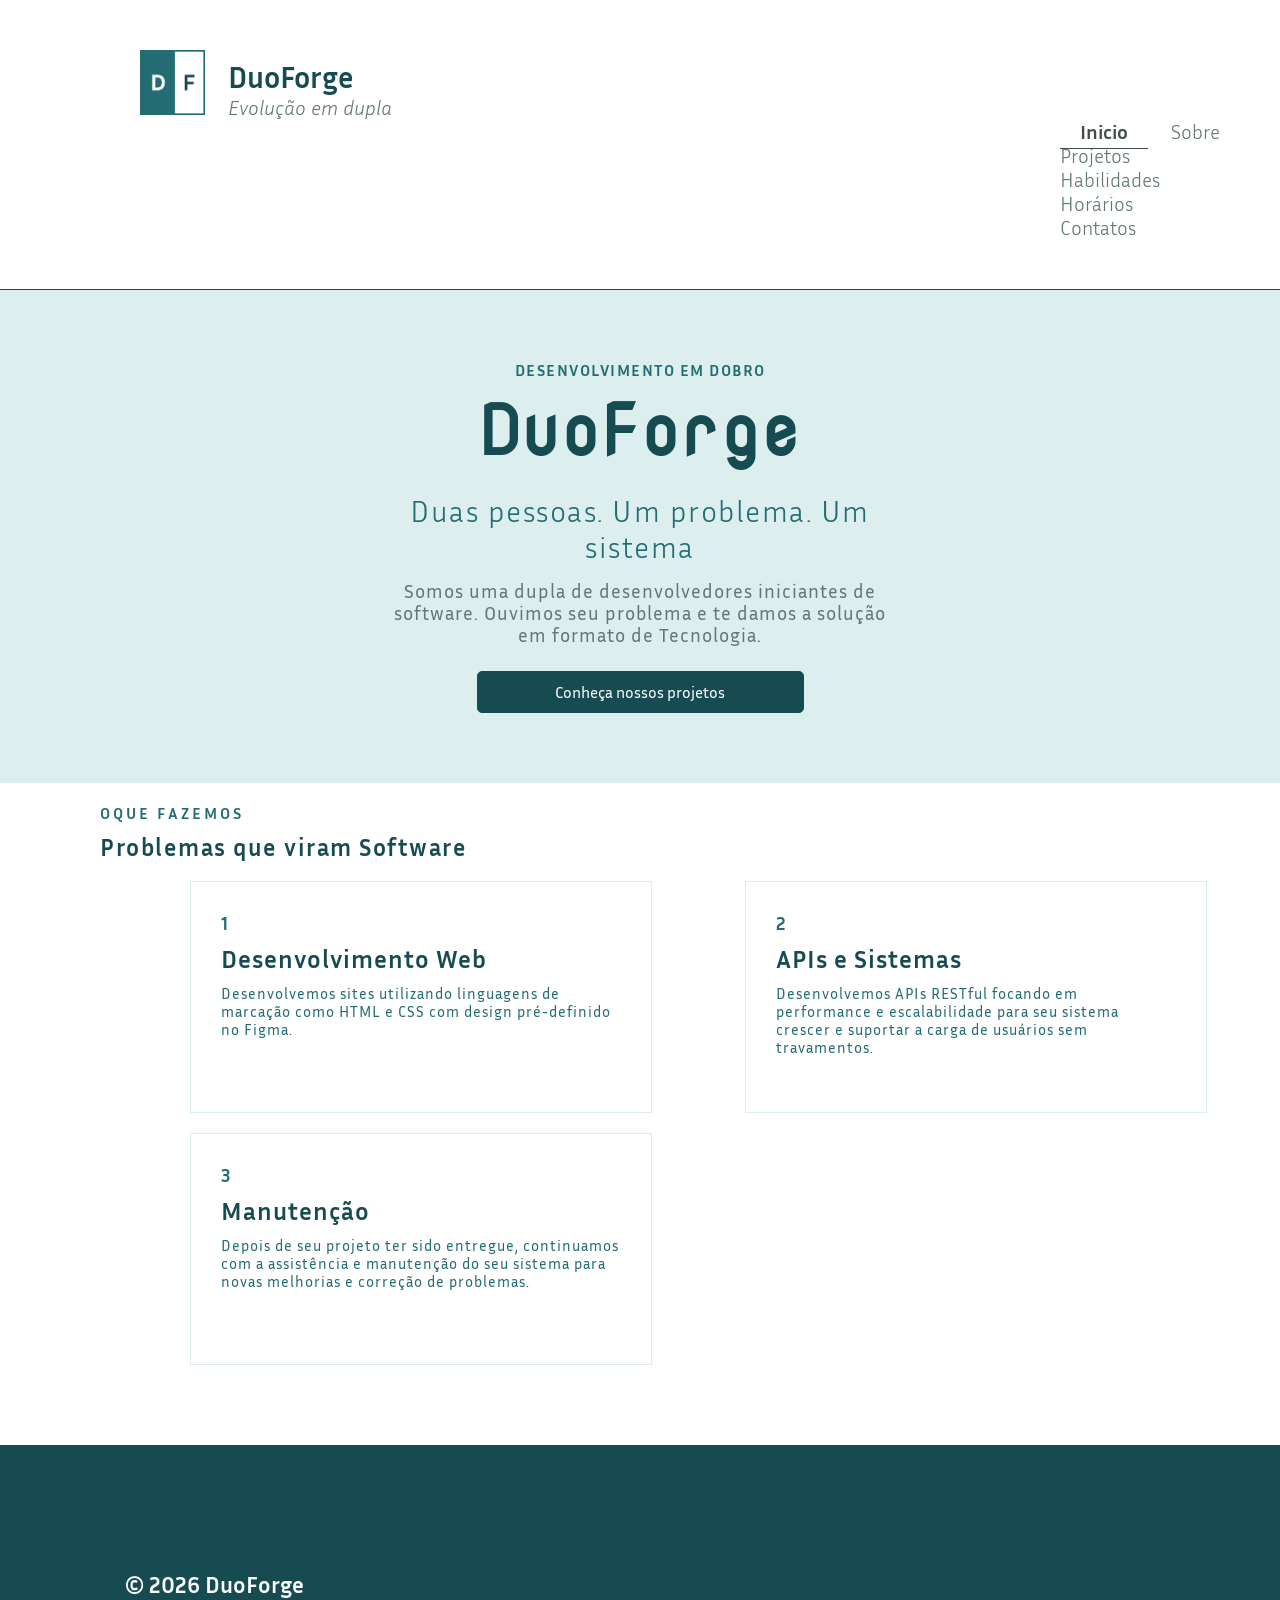
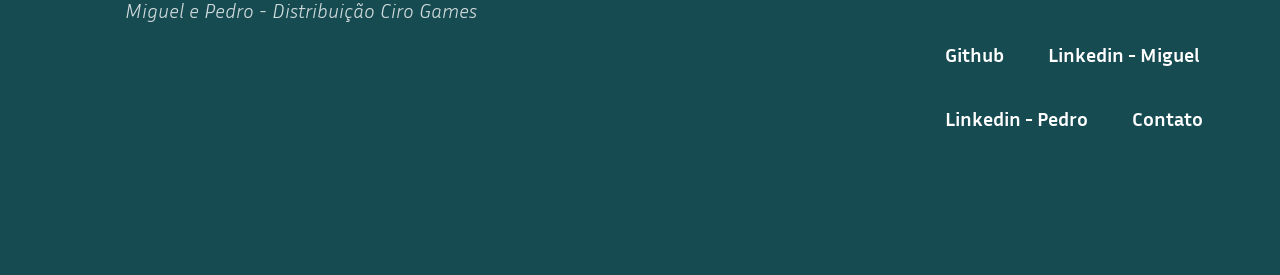
<file: index.html>
<!DOCTYPE html>
<html lang="pt-BR">
<head>
    <meta charset="UTF-8">
    <meta name="viewport" content="width=device-width, initial-scale=1.0">
    <link rel="stylesheet" href="css/index.css">
    <link rel="preconnect" href="https://fonts.googleapis.com">
    <link rel="preconnect" href="https://fonts.gstatic.com" crossorigin>
    <link rel="icon" type="image/png" href="favicon.png">
    <link rel="preconnect" href="https://fonts.googleapis.com">
    <link rel="preconnect" href="https://fonts.gstatic.com" crossorigin>
    <link href="https://fonts.googleapis.com/css2?family=Inria+Sans:ital,wght@0,300;0,400;0,700;1,300;1,400;1,700&family=Nova+Mono&family=Open+Sans:ital,wght@0,300..800;1,300..800&display=swap" rel="stylesheet">
    <link href="https://fonts.googleapis.com/css2?family=Inria+Sans:ital,wght@0,300;0,400;0,700;1,300;1,400;1,700&family=Open+Sans:ital,wght@0,300..800;1,300..800&display=swap" rel="stylesheet">
    <title>DuoForge</title>
</head>
<body>
    <header class="header">
        <img src="media/logo.jpg" alt="Logo">
        <div class="titulo">
            <h2>DuoForge</h2>
            <p>Evolução em dupla</p>
        </div>
        <nav>
            <ul>
                <li><a href="index.html" aria-current="page">Inicio</a></li>
                <li><a href="sobre.html">Sobre</a></li>
                <li><a href="projetos.html">Projetos</a></li>
                <li><a href="habilidades.html">Habilidades</a></li>
                <li><a href="horarios.html">Horários</a></li>
                <li><a href="contatos.html">Contatos</a></li>
            </ul>
        </nav>
    </header>
    <main>
        <section class="index-page">
            <p>DESENVOLVIMENTO EM DOBRO</p>
            <h1>DuoForge</h1>
            <h2>Duas pessoas. Um problema. Um sistema</h2><br>
            <h3>Somos uma dupla de desenvolvedores iniciantes de software. Ouvimos seu problema e te damos a solução em formato de Tecnologia.</h3><br>
            <a href="projetos.html">Conheça nossos projetos</a>
        </section>
        <section class="oque-fazemos">
            <p>OQUE FAZEMOS</p>
            <h2>Problemas que viram Software</h2>
            <article>
                <h3>1</h3>
                <h2>Desenvolvimento Web</h2>
                <p>Desenvolvemos sites utilizando linguagens de marcação como HTML e CSS com design pré-definido no Figma.</p>
            </article>
            <article>
                <h3>2</h3>
                <h2>APIs e Sistemas</h2>
                <p>Desenvolvemos APIs RESTful focando em performance e escalabilidade para seu sistema crescer e suportar a carga de usuários sem travamentos.</p>
            </article>
            <article>
                <h3>3</h3>
                <h2>Manutenção</h2>
                <p>Depois de seu projeto ter sido entregue, continuamos com a assistência e manutenção do seu sistema para novas melhorias e correção de problemas.</p>
            </article>
        </section>
    </main>
    <footer>
        <h3>&copy; 2026 DuoForge</h3>
        <p>Miguel e Pedro - Distribuição Ciro Games</p>
        <ul>
            <li><a href="https://github.com/Miguel-Marquess/DuoForge" target="_blank">Github</a></li>
            <li><a href="https://www.linkedin.com/in/miguel-marrques/" target="_blank">Linkedin - Miguel</a></li>
            <li><a href="#" target="_blank">Linkedin - Pedro</a></li>
            <li><a href="contato.html">Contato</a></li>
        </ul>
    </footer>
</body>
</html>
</file>
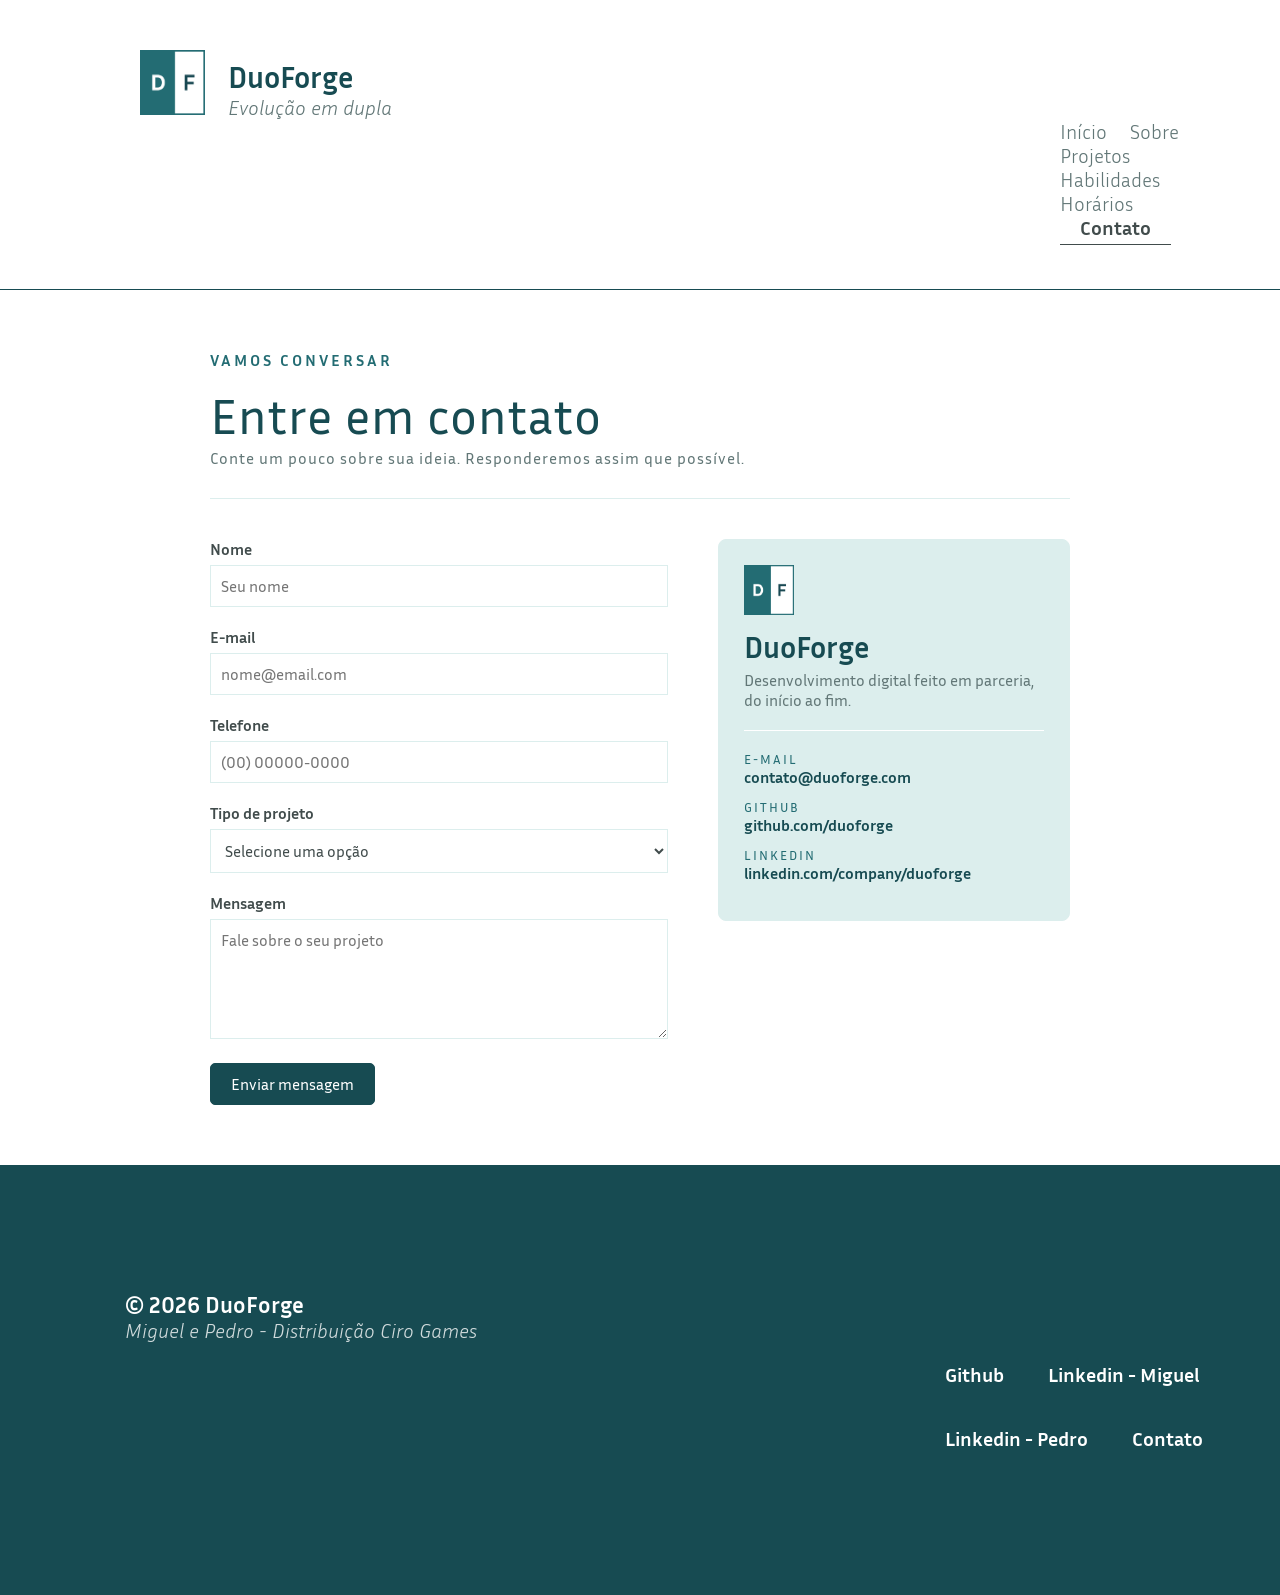
<file: contatos.html>
<!DOCTYPE html>
<html lang="pt-BR">
<head>
    <meta charset="UTF-8">
    <meta name="viewport" content="width=device-width, initial-scale=1.0">
    <link rel="stylesheet" href="css/cont.css">
    <link rel="preconnect" href="https://fonts.googleapis.com">
    <link rel="preconnect" href="https://fonts.gstatic.com" crossorigin>
    <link href="https://fonts.googleapis.com/css2?family=Inria+Sans:ital,wght@0,300;0,400;0,700;1,300;1,400;1,700&family=Open+Sans:ital,wght@0,300..800;1,300..800&display=swap" rel="stylesheet">
    <link rel="icon" type="image/png" href="favicon.png">
    <title>DuoForge - Contato</title>
</head>
<body>

    <header class="header">

        <img src="media/logo.jpg" alt="Logo da DuoForge">
        <div class="titulo">
            <h2>DuoForge</h2>
            <p>Evolução em dupla</p>

        </div>
        <nav>
            <ul>
                <li><a href="index.html">Início</a></li>
                <li><a href="sobre.html">Sobre</a></li>
                <li><a href="projetos.html">Projetos</a></li>
                <li><a href="habilidades.html">Habilidades</a></li>
                <li><a href="horarios.html">Horários</a></li>
                <li><a href="contatos.html" aria-current="page">Contato</a></li>
            </ul>
        </nav>
    </header>

    <main class="contato-page">
        <section class="topo">
            <h4>VAMOS CONVERSAR</h4>
            <h1>Entre em contato</h1>
            <p>Conte um pouco sobre sua ideia. Responderemos assim que possível.</p>
        </section>

        <div class="conteudo">

            <!-- <form> é o formulário. method="post" envia os dados.
                 action="#" quer dizer "ainda não enviamos para lugar nenhum"  -->

            <form action="#" method="post">

                <!-- <label for="x"> é o nome do campo; o "for" deve ser igual
                     ao "id" do campo, assim clicar no nome seleciona o campo -->
                
                <label for="nome">Nome</label>
                <!-- type="text" = campo de texto | placeholder = dica cinza
                     required = obriga a preencher -->
                <input type="text" id="nome" name="nome" placeholder="Seu nome" required>

                <label for="email">E-mail</label>
                <!-- type="email" confere se tem o @ -->
                <input type="email" id="email" name="email" placeholder="nome@email.com" required>

                <label for="telefone">Telefone</label>
                <!-- type="tel" é para números de telefone -->
                <input type="tel" id="telefone" name="telefone" placeholder="(00) 00000-0000">

                <label for="tipo">Tipo de projeto</label>
                <!-- <select> cria uma lista de opções menu que abre.
                     Cada <option> é uma opção da lista -->
                <select id="tipo" name="tipo">
                    <option value="">Selecione uma opção</option>
                    <option value="site">Site</option>
                    <option value="api">API / Sistema</option>
                    <option value="manutencao">Manutenção</option>
                    <option value="outro">Outro</option>
                </select>

                <label for="mensagem">Mensagem</label>
                <!-- <textarea> é um campo de texto grande, com várias linhas -->
                <textarea id="mensagem" name="mensagem" placeholder="Fale sobre o seu projeto"></textarea>

                <!-- type="submit" = botão que envia o formulário -->
                <button type="submit">Enviar mensagem</button>
            </form>

            <!-- <aside> é uma caixa de informação ao lado do conteúdo principal -->
            <aside class="cartao">
                <img src="media/logo.jpg" alt="Logo da DuoForge">
                <h2>DuoForge</h2>
                <p>Desenvolvimento digital feito em parceria, do início ao fim.</p>

                <!-- <small> = texto pequeno (o nome do tipo de contato) -->
                <small>E-mail</small>
                <!-- mailto: abre o programa de e-mail do usuário -->
                <a href="mailto:contato@duoforge.com">contato@duoforge.com</a>

                <small>Github</small>
                <a href="https://github.com/Miguel-Marquess/DuoForge" target="_blank">github.com/duoforge</a>

                <small>Linkedin</small>
                <a href="https://www.linkedin.com/in/miguel-marrques/" target="_blank">linkedin.com/company/duoforge</a>
            </aside>
        </div>
    </main>

    <footer>
        <h3>&copy; 2026 DuoForge</h3>
        <p>Miguel e Pedro - Distribuição Ciro Games</p>
        <ul>
            <!-- target="_blank" abre o link em uma nova aba -->
            <li><a href="https://github.com/Miguel-Marquess/DuoForge" target="_blank">Github</a></li>
            <li><a href="https://www.linkedin.com/in/miguel-marrques/" target="_blank">Linkedin - Miguel</a></li>
            <li><a href="https://www.linkedin.com/in/pedro-victor-bezerra-de-sousa-53a8253a7/" target="_blank">Linkedin - Pedro</a></li>
            <li><a href="contatos.html">Contato</a></li>
        </ul>
    </footer>
</body>
</html>
</file>
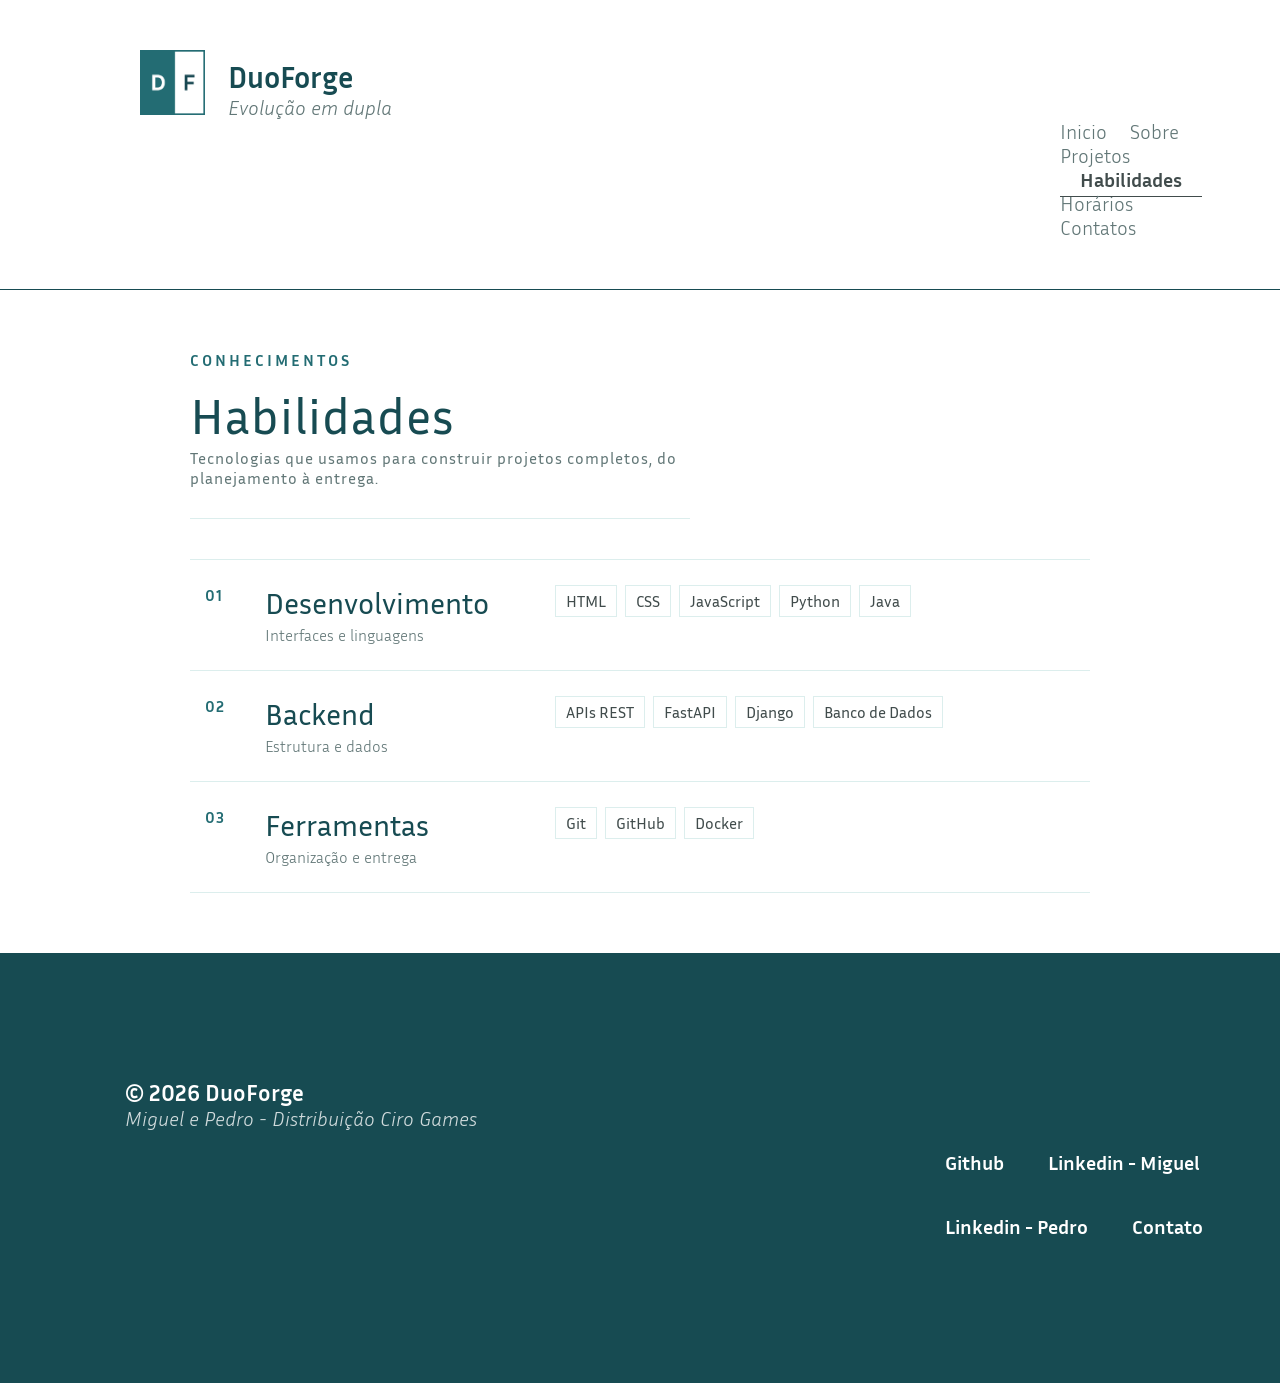
<file: habilidades.html>
<!DOCTYPE html>
<html lang="pt-BR">
<head>
    <meta charset="UTF-8">
    <meta name="viewport" content="width=device-width, initial-scale=1.0">
    <link rel="stylesheet" href="css/hab.css">
    <link rel="preconnect" href="https://fonts.googleapis.com">
    <link rel="preconnect" href="https://fonts.gstatic.com" crossorigin>
    <link rel="icon" type="image/png" href="favicon.png">
    <link href="https://fonts.googleapis.com/css2?family=Inria+Sans:ital,wght@0,300;0,400;0,700;1,300;1,400;1,700&family=Nova+Mono&family=Open+Sans:ital,wght@0,300..800;1,300..800&display=swap" rel="stylesheet">
    <link href="https://fonts.googleapis.com/css2?family=Inria+Sans:ital,wght@0,300;0,400;0,700;1,300;1,400;1,700&family=Open+Sans:ital,wght@0,300..800;1,300..800&display=swap" rel="stylesheet">

    <title>DuoForge</title>
</head>
<body>
    <header class="header">
        <!-- Logo do site -->
        <img src="media/logo.jpg" alt="Logo">
        <!-- Nome e slogan -->
        <div class="titulo">
            <h2>DuoForge</h2>
            <p>Evolução em dupla</p>
        </div>
        <nav>
            <ul>
                <li><a href="index.html">Inicio</a></li>
                <li><a href="sobre.html">Sobre</a></li>
                <li><a href="projetos.html">Projetos</a></li>
                <li><a href="habilidades.html" aria-current="page">Habilidades</a></li>
                <li><a href="horarios.html">Horários</a></li>
                <li><a href="contatos.html">Contatos</a></li>
            </ul>
        </nav>
    </header>



    <main class="habilidades-page">
        <!-- Título da página -->
        <section class="topo">
            <h4>CONHECIMENTOS</h4>
            <h1>Habilidades</h1>
            <p>Tecnologias que usamos para construir projetos completos, do planejamento à entrega.</p>
        </section>

        <!-- Cada <section class="categoria"> é uma linha da lista:
             número | título | tecnologias.
             O <span> marca só o número, para o CSS poder estilizar ele -->
        <section class="categoria">
            <span class="numero">01</span>
            <div class="categoria-titulo">
                <h2>Desenvolvimento</h2>
                <p>Interfaces e linguagens</p>
            </div>

            <ul class="tags">
                <li>HTML</li>
                <li>CSS</li>
                <li>JavaScript</li>
                <li>Python</li>
                <li>Java</li>
            </ul>
        </section>

        <section class="categoria">
            <span class="numero">02</span>
            <div class="categoria-titulo">
                <h2>Backend</h2>
                <p>Estrutura e dados</p>
            </div>
            <ul class="tags">
                <li>APIs REST</li>
                <li>FastAPI</li>
                <li>Django</li>
                <li>Banco de Dados</li>
            </ul>
        </section>

        <section class="categoria">
            <span class="numero">03</span>
            <div class="categoria-titulo">
                <h2>Ferramentas</h2>
                <p>Organização e entrega</p>
            </div>
            <ul class="tags">
                <li>Git</li>
                <li>GitHub</li>
                <li>Docker</li>
            </ul>
        </section>
    </main>


    <footer>
        <h3>&copy; 2026 DuoForge</h3>
        <p>Miguel e Pedro - Distribuição Ciro Games</p>
        <ul>

            <li><a href="https://github.com/Miguel-Marquess/DuoForge" target="_blank">Github</a></li>
            <li><a href="https://www.linkedin.com/in/miguel-marrques/" target="_blank">Linkedin - Miguel</a></li>
            <li><a href="https://www.linkedin.com/in/pedro-victor-bezerra-de-sousa-53a8253a7/" target="_blank">Linkedin - Pedro</a></li>
            <li><a href="contatos.html">Contato</a></li>
        </ul>
    </footer>
</body>
</html>
</file>
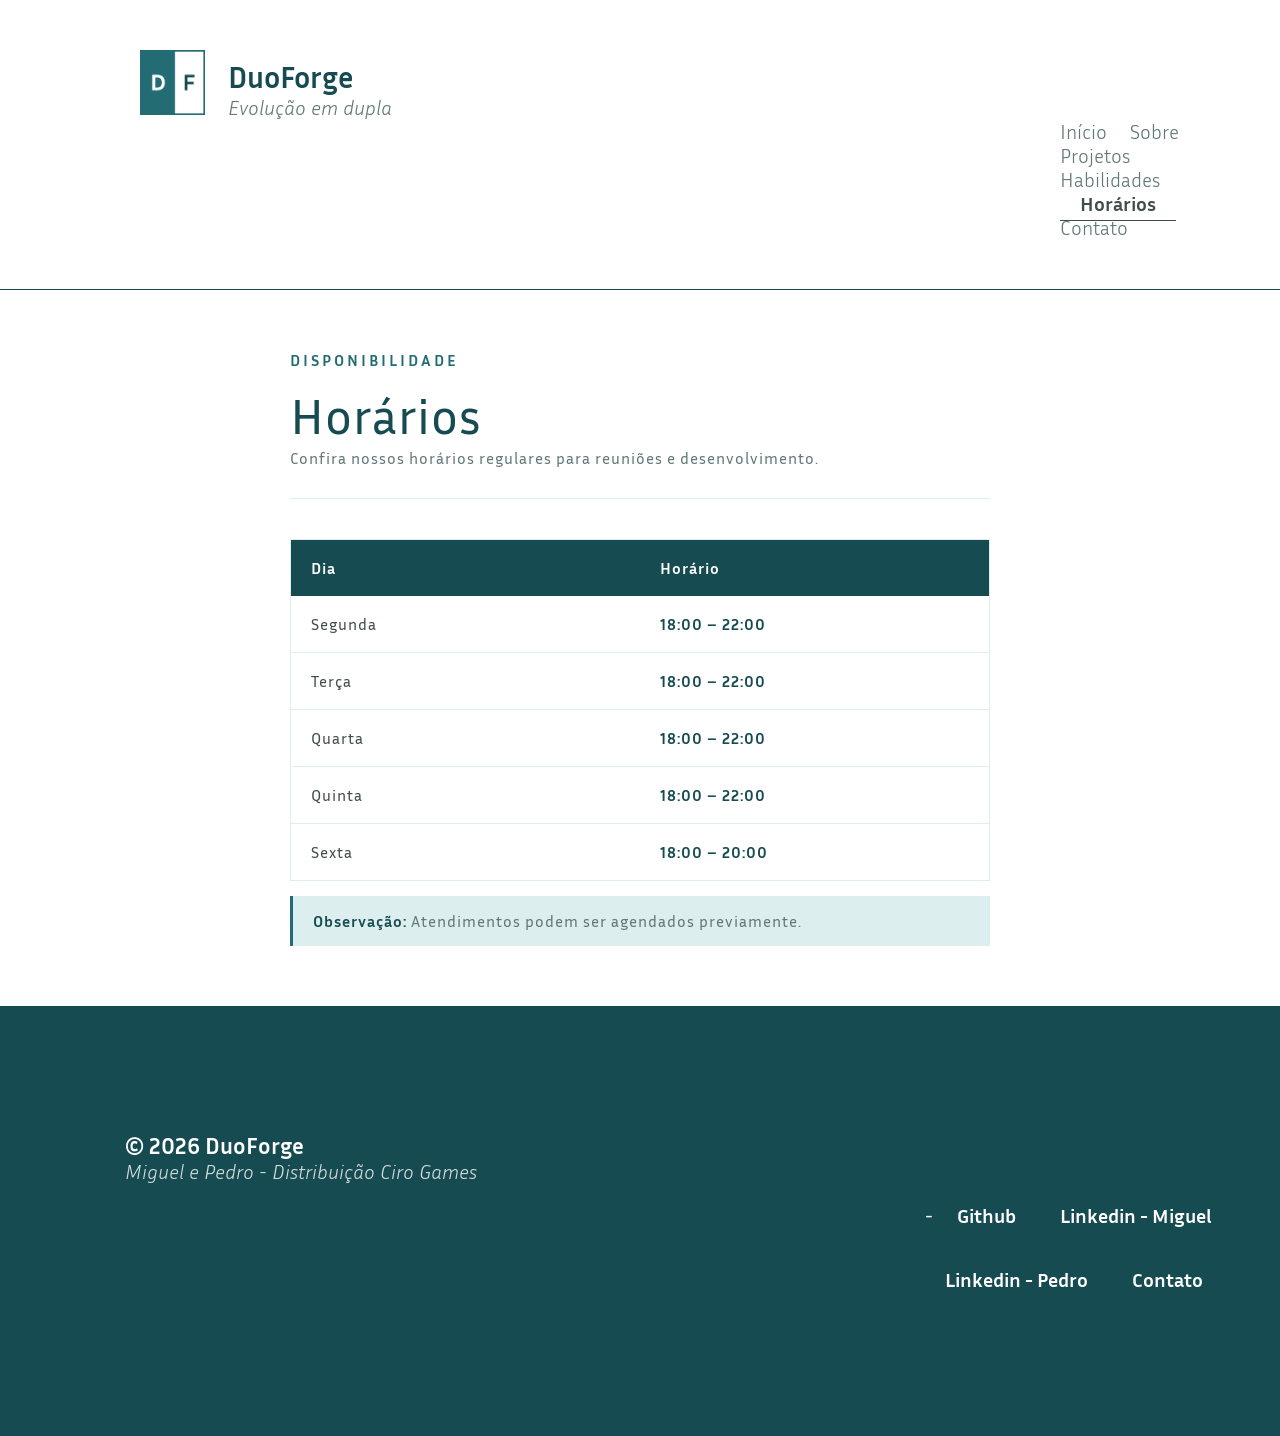
<file: horarios.html>
<!DOCTYPE html>
<html lang="pt-BR">
<head>
    <meta charset="UTF-8">
    <meta name="viewport" content="width=device-width, initial-scale=1.0">
    <link rel="stylesheet" href="css/hora.css">
    <link rel="preconnect" href="https://fonts.googleapis.com">
    <link rel="preconnect" href="https://fonts.gstatic.com" crossorigin>
    <link href="https://fonts.googleapis.com/css2?family=Inria+Sans:ital,wght@0,300;0,400;0,700;1,300;1,400;1,700&family=Open+Sans:ital,wght@0,300..800;1,300..800&display=swap" rel="stylesheet">
    <link rel="icon" type="image/png" href="favicon.png">
    <title>DuoForge - Horários</title>
</head>
<body>

    <header class="header">
        <img src="media/logo.jpg" alt="Logo da DuoForge">
        <div class="titulo">
            <h2>DuoForge</h2>
            <p>Evolução em dupla</p>
        </div>

        <nav>
            <ul>
                <li><a href="index.html">Início</a></li>
                <li><a href="sobre.html">Sobre</a></li>
                <li><a href="projetos.html">Projetos</a></li>
                <li><a href="habilidades.html">Habilidades</a></li>
                <li><a href="horarios.html" aria-current="page">Horários</a></li>
                <li><a href="contatos.html">Contato</a></li>
            </ul>
        </nav>
    </header>

    <main class="horarios-page">
        <section class="topo">
            <h4>DISPONIBILIDADE</h4>
            <h1>Horários</h1>
            <p>Confira nossos horários regulares para reuniões e desenvolvimento.</p>
        </section>

        <!-- <table> cria a tabela.
             <thead> = cabeçalho | <tbody> = corpo
             <tr> = linha | <th> = célula de título | <td> = célula normal -->
        <table>
            <thead>
                <tr>
                    <th>Dia</th>
                    <th>Horário</th>
                </tr>
            </thead>
            <tbody>
                <tr>
                    <td>Segunda</td>
                    <td>18:00 – 22:00</td>
                </tr>
                <tr>
                    <td>Terça</td>
                    <td>18:00 – 22:00</td>
                </tr>
                <tr>
                    <td>Quarta</td>
                    <td>18:00 – 22:00</td>
                </tr>
                <tr>
                    <td>Quinta</td>
                    <td>18:00 – 22:00</td>
                </tr>
                <tr>
                    <td>Sexta</td>
                    <td>18:00 – 20:00</td>
                </tr>
            </tbody>
        </table>

        <p class="observacao"><strong>Observação:</strong> Atendimentos podem ser agendados previamente.</p>
    </main>

    <footer>
        <h3>&copy; 2026 DuoForge</h3>
        <p>Miguel e Pedro - Distribuição Ciro Games</p>
        <ul>-
            <li><a href="https://github.com/Miguel-Marquess/DuoForge" target="_blank">Github</a></li>
            <li><a href="https://www.linkedin.com/in/miguel-marrques/" target="_blank">Linkedin - Miguel</a></li>
            <li><a href="https://www.linkedin.com/in/pedro-victor-bezerra-de-sousa-53a8253a7/" target="_blank">Linkedin - Pedro</a></li>
            <li><a href="contatos.html">Contato</a></li>
        </ul>
    </footer>
</body>
</html>
</file>
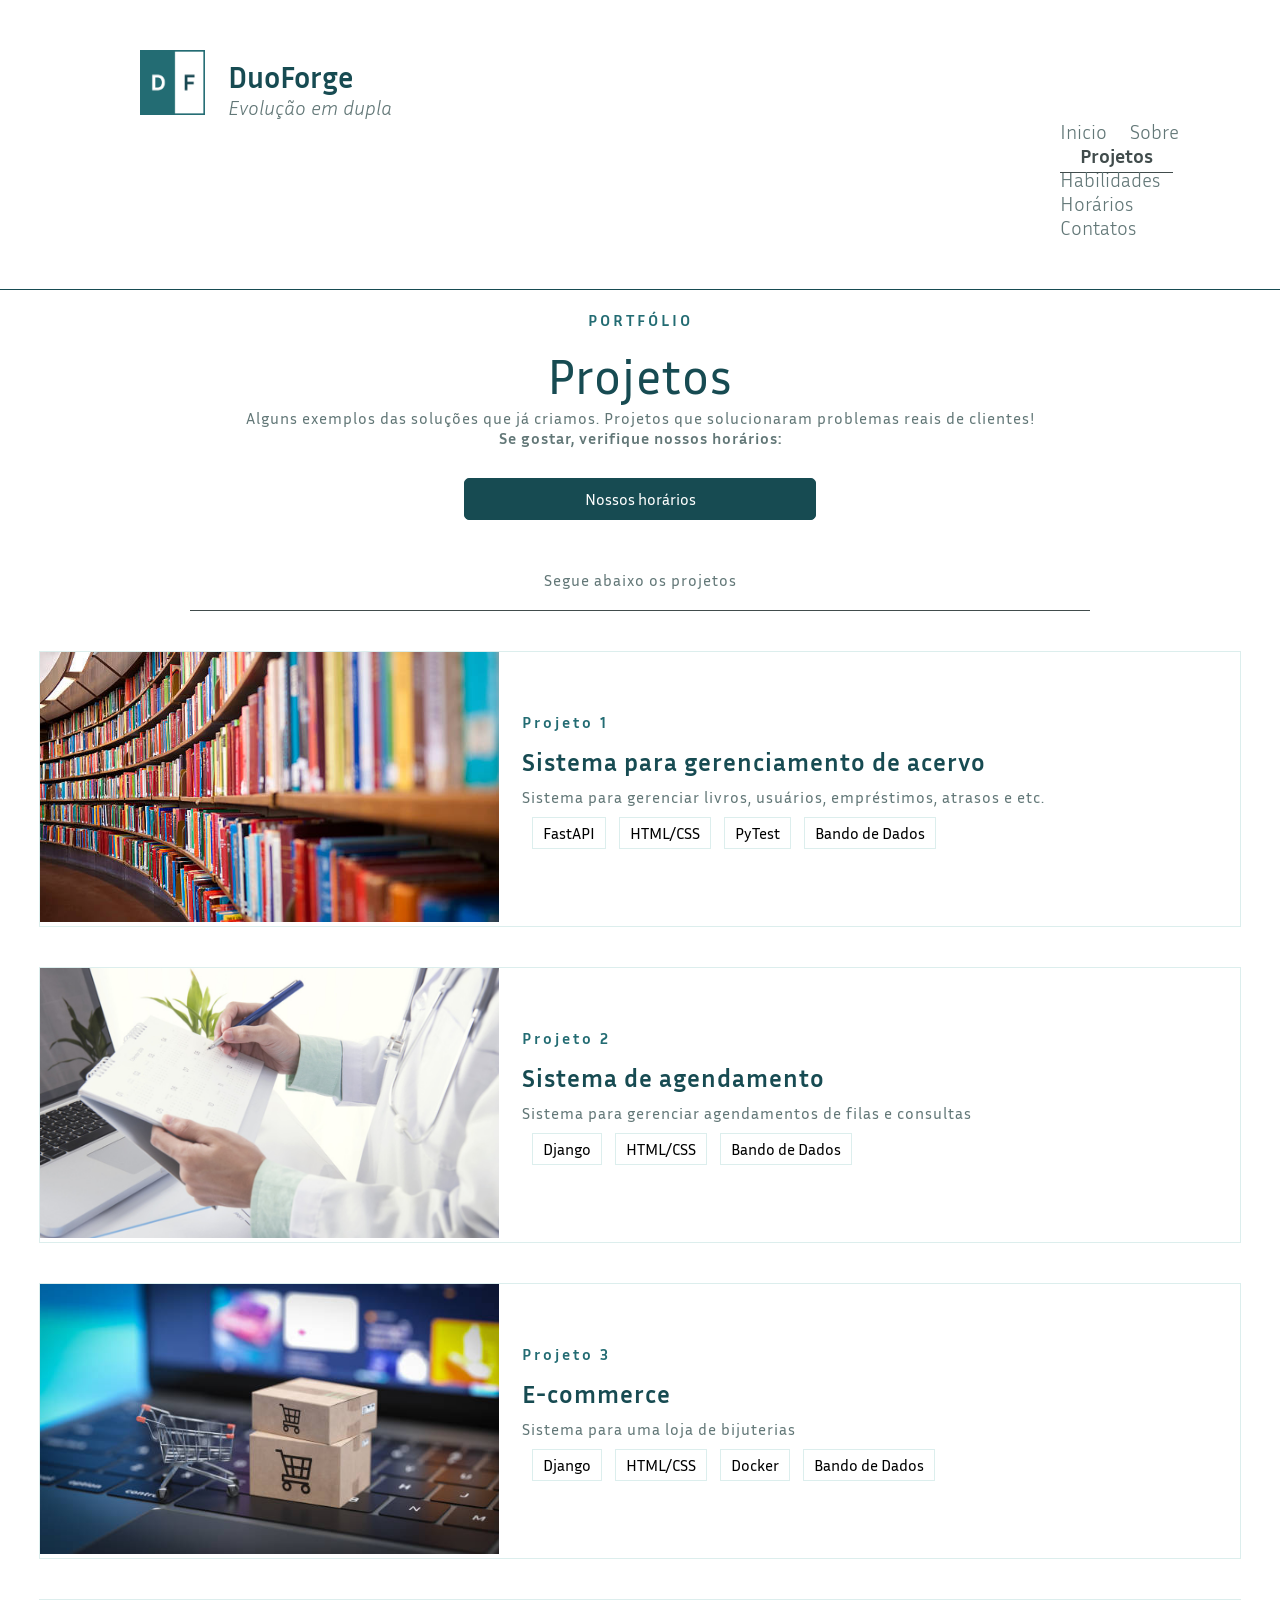
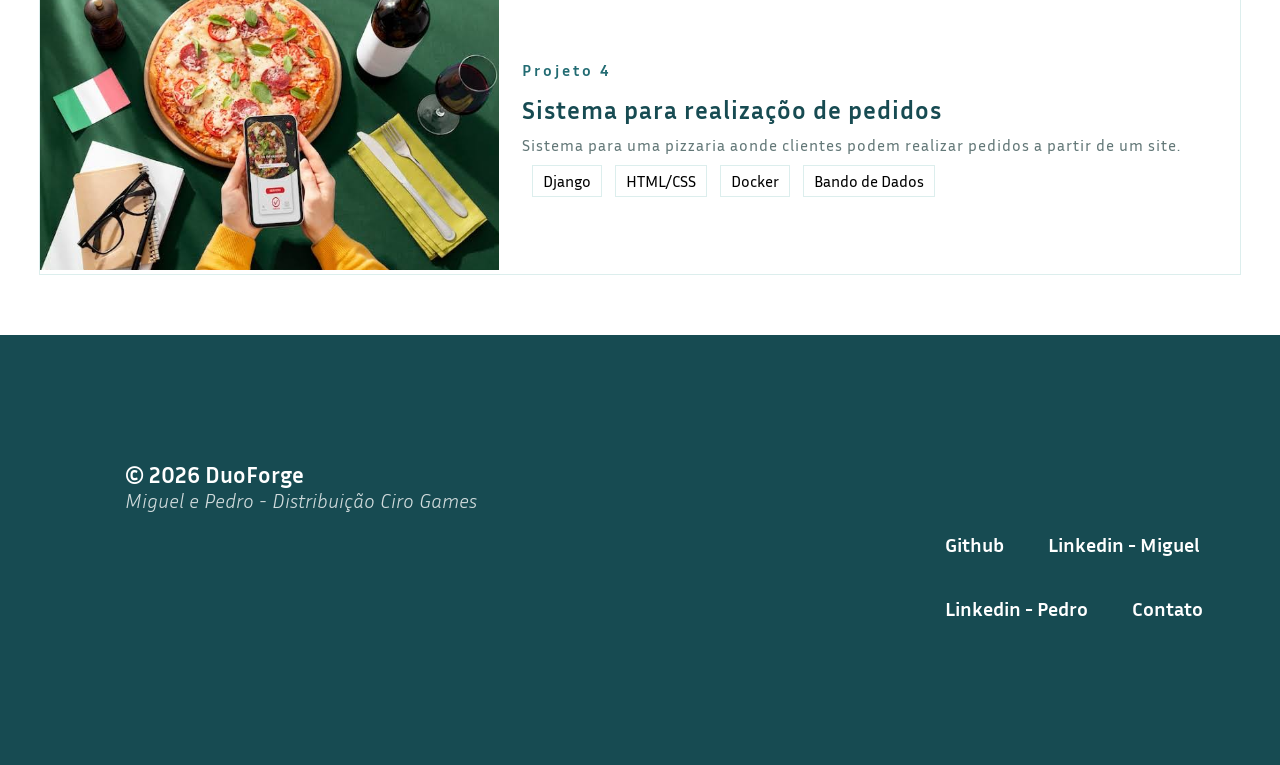
<file: projetos.html>
<!DOCTYPE html>
<html lang="pt-BR">
<head>
    <meta charset="UTF-8">
    <meta name="viewport" content="width=device-width, initial-scale=1.0">
    <link rel="stylesheet" href="css/projects.css">
    <link rel="preconnect" href="https://fonts.googleapis.com">
    <link rel="preconnect" href="https://fonts.gstatic.com" crossorigin>
    <link rel="icon" type="image/png" href="favicon.png">
    <link rel="preconnect" href="https://fonts.googleapis.com">
    <link rel="preconnect" href="https://fonts.gstatic.com" crossorigin>
    <link href="https://fonts.googleapis.com/css2?family=Inria+Sans:ital,wght@0,300;0,400;0,700;1,300;1,400;1,700&family=Nova+Mono&family=Open+Sans:ital,wght@0,300..800;1,300..800&display=swap" rel="stylesheet">
    <link href="https://fonts.googleapis.com/css2?family=Inria+Sans:ital,wght@0,300;0,400;0,700;1,300;1,400;1,700&family=Open+Sans:ital,wght@0,300..800;1,300..800&display=swap" rel="stylesheet">
    <title>DuoForge</title>
</head>
<body>
    <header class="header">
        <img src="media/logo.jpg" alt="Logo">
        <div class="titulo">
            <h2>DuoForge</h2>
            <p>Evolução em dupla</p>
        </div>
        <nav>
            <ul>
                <li><a href="index.html" >Inicio</a></li>
                <li><a href="sobre.html">Sobre</a></li>
                <li><a href="projetos.html" aria-current="page">Projetos</a></li>
                <li><a href="habilidades.html">Habilidades</a></li>
                <li><a href="horarios.html">Horários</a></li>
                <li><a href="contatos.html">Contatos</a></li>
            </ul>
        </nav>
    </header>
    <main>
        <section>
            <section id="topo">
                <h4>PORTFÓLIO</h4>
                <h1>Projetos</h1>
                <p>Alguns exemplos das soluções que já criamos. Projetos que solucionaram problemas reais de clientes!<br><strong>Se gostar, verifique nossos horários:</strong></p><br>
                <a href="horarios.html">Nossos horários</a><br>
                <p id="borda">Segue abaixo os projetos</p>
            </section>
            <article>
                <figure><img src="media/projects/acervo.jpg" alt="Imagem cartoon do desenvolvedor Miguel Marques"></figure>
                <div>
                    <h4>Projeto 1</h4>
                    <h2>Sistema para gerenciamento de acervo</h2>
                    <p>Sistema para gerenciar livros, usuários, empréstimos, atrasos e etc.</p>
                    <ul>
                        <li>FastAPI</li>
                        <li>HTML/CSS</li>
                        <li>PyTest</li>
                        <li>Bando de Dados</li>
                    </ul>
                </div>
            </article>
            <article>
                <figure><img src="media/projects/agenda.jpg" alt="Imagem cartoon do desenvolvedor Miguel Marques"></figure>
                <div>
                    <h4>Projeto 2</h4>
                    <h2>Sistema de agendamento</h2>
                    <p>Sistema para gerenciar agendamentos de filas e consultas</p>
                    <ul>
                        <li>Django</li>
                        <li>HTML/CSS</li>
                        <li>Bando de Dados</li>
                    </ul>
                </div>
            </article>
            <article>
                <figure><img src="media/projects/ecommerce.jpg" alt="Imagem cartoon do desenvolvedor Miguel Marques"></figure>
                <div>
                    <h4>Projeto 3</h4>
                    <h2>E-commerce</h2>
                    <p>Sistema para uma loja de bijuterias</p>
                    <ul>
                        <li>Django</li>
                        <li>HTML/CSS</li>
                        <li>Docker</li>
                        <li>Bando de Dados</li>
                    </ul>
                </div>
            </article>
            <article>
                <figure><img src="media/projects/pedidos.jpeg" alt="Imagem cartoon do desenvolvedor Miguel Marques"></figure>
                <div>
                    <h4>Projeto 4</h4>
                    <h2>Sistema para realizaçõo de pedidos</h2>
                    <p>Sistema para uma pizzaria aonde clientes podem realizar pedidos a partir de um site.</p>
                    <ul>
                        <li>Django</li>
                        <li>HTML/CSS</li>
                        <li>Docker</li>
                        <li>Bando de Dados</li>
                    </ul>
                </div>
            </article>
        </section>
    </main>
    <footer>
        <h3>&copy; 2026 DuoForge</h3>
        <p>Miguel e Pedro - Distribuição Ciro Games</p>
        <ul>
            <li><a href="https://github.com/Miguel-Marquess/DuoForge" target="_blank">Github</a></li>
            <li><a href="https://www.linkedin.com/in/miguel-marrques/" target="_blank">Linkedin - Miguel</a></li>
            <li><a href="#" target="_blank">Linkedin - Pedro</a></li>
            <li><a href="contato.html">Contato</a></li>
        </ul>
    </footer>
</body>
</html>
</file>
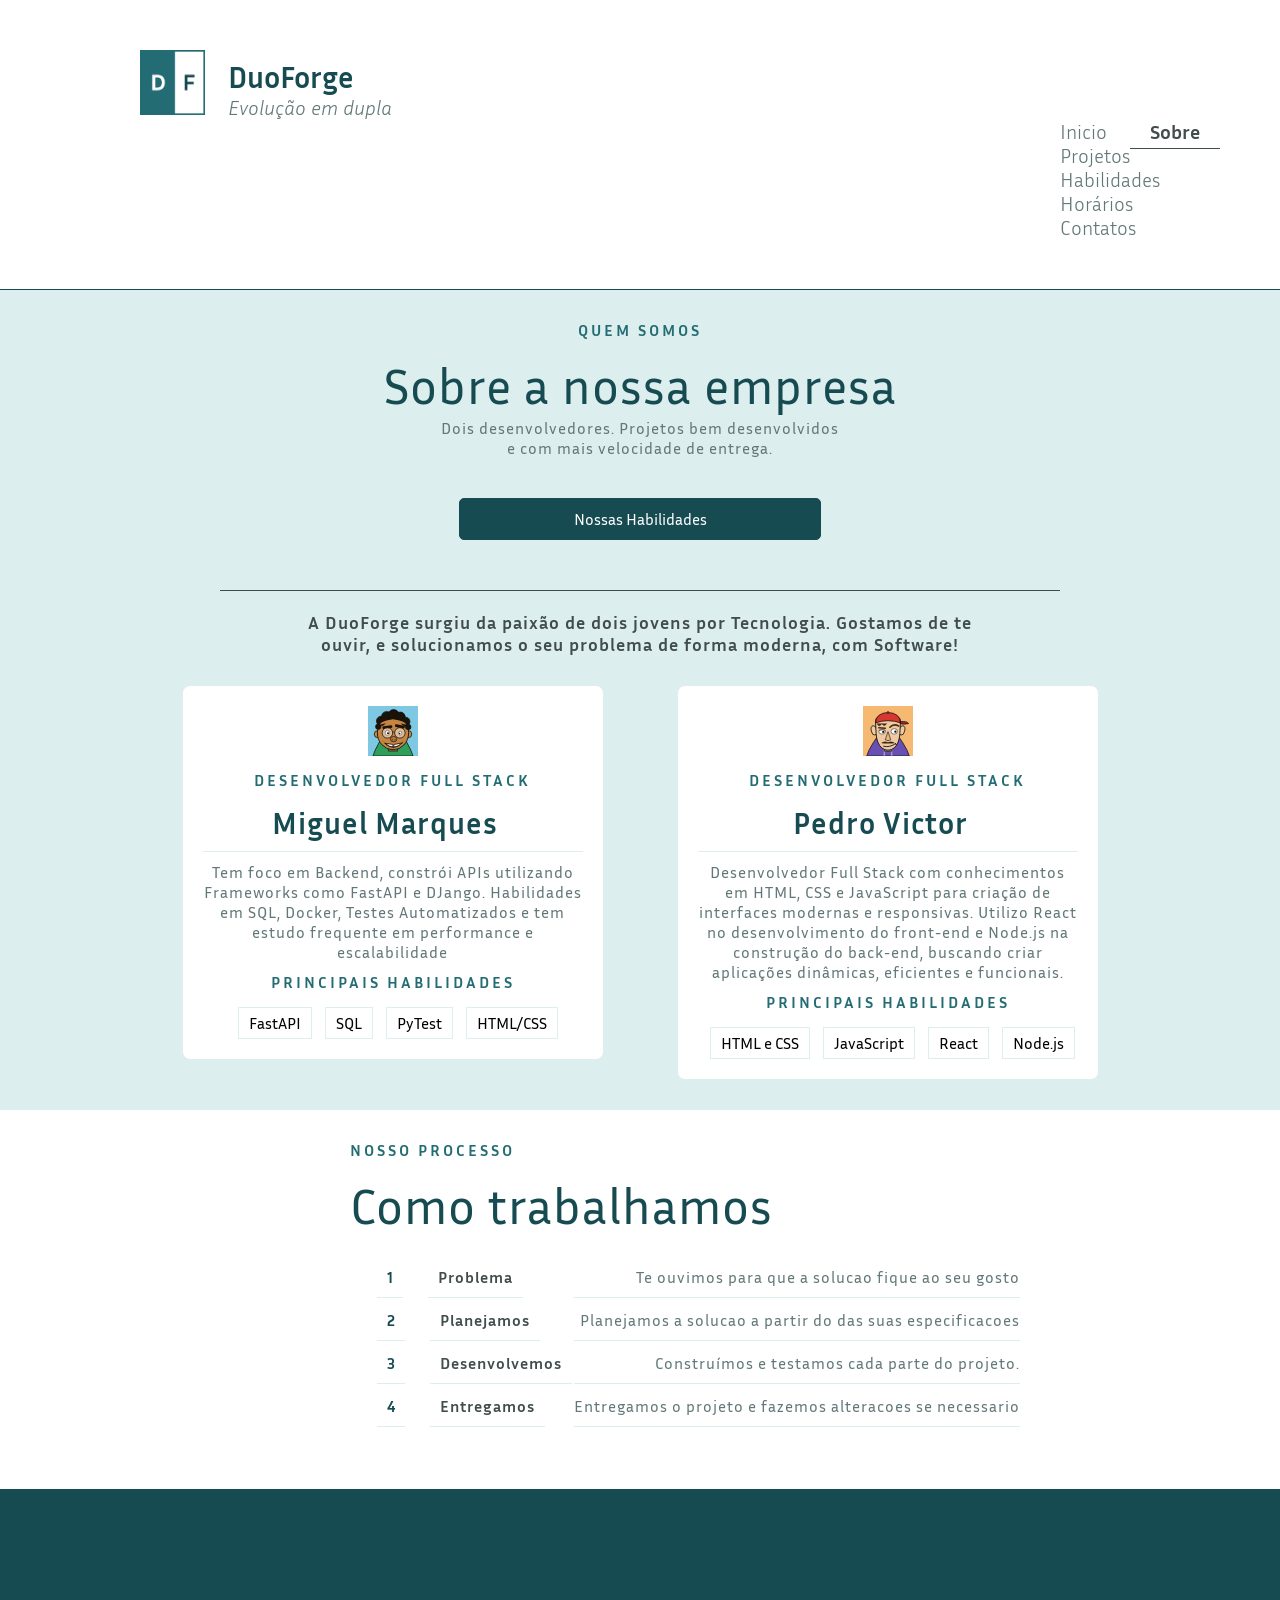
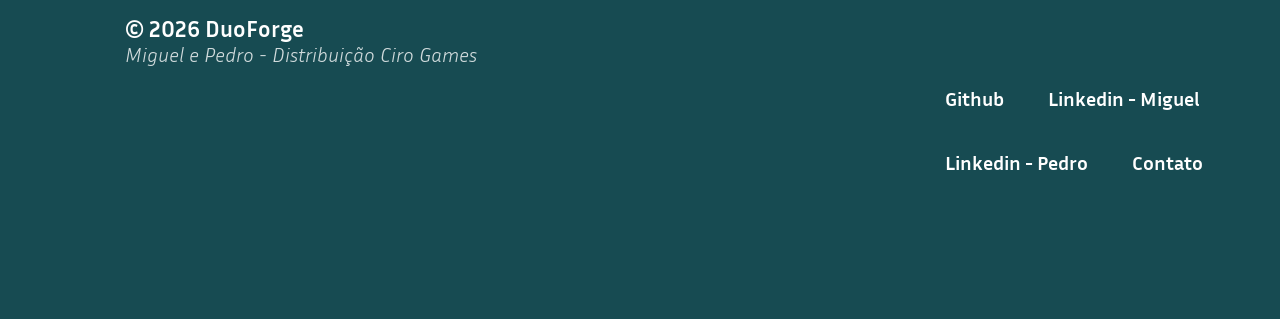
<file: sobre.html>
<!DOCTYPE html>
<html lang="pt-BR">
<head>
    <meta charset="UTF-8">
    <meta name="viewport" content="width=device-width, initial-scale=1.0">
    <link rel="stylesheet" href="css/about.css">
    <link rel="preconnect" href="https://fonts.googleapis.com">
    <link rel="preconnect" href="https://fonts.gstatic.com" crossorigin>
    <link rel="icon" type="image/png" href="favicon.png">
    <link rel="preconnect" href="https://fonts.googleapis.com">
    <link rel="preconnect" href="https://fonts.gstatic.com" crossorigin>
    <link href="https://fonts.googleapis.com/css2?family=Inria+Sans:ital,wght@0,300;0,400;0,700;1,300;1,400;1,700&family=Nova+Mono&family=Open+Sans:ital,wght@0,300..800;1,300..800&display=swap" rel="stylesheet">
    <link href="https://fonts.googleapis.com/css2?family=Inria+Sans:ital,wght@0,300;0,400;0,700;1,300;1,400;1,700&family=Open+Sans:ital,wght@0,300..800;1,300..800&display=swap" rel="stylesheet">
    <title>DuoForge</title>
</head>
<body>
    <header class="header">
        <img src="media/logo.jpg" alt="Logo">
        <div class="titulo">
            <h2>DuoForge</h2>
            <p>Evolução em dupla</p>
        </div>
        <nav>
            <ul>
                <li><a href="index.html" >Inicio</a></li>
                <li><a href="sobre.html" aria-current="page">Sobre</a></li>
                <li><a href="projetos.html">Projetos</a></li>
                <li><a href="habilidades.html">Habilidades</a></li>
                <li><a href="horarios.html">Horários</a></li>
                <li><a href="contatos.html">Contatos</a></li>
            </ul>
        </nav>
    </header>
    <main>
        <section class="about-page">
            <section id="quem-somos">
                <h4>QUEM SOMOS</h4>
                <h1>Sobre a nossa empresa</h1>
                <p id="quem-somos-p">Dois desenvolvedores. Projetos bem desenvolvidos e com mais velocidade de entrega.</p><br>
                <a href="habilidades.html">Nossas Habilidades</a><br>
                <h3>A DuoForge surgiu da paixão de dois jovens por Tecnologia. Gostamos de te ouvir, e solucionamos o seu problema de forma moderna, com Software! </h3><br>
                <article>
                    <img src="media/miguel_cartoon.svg" alt="Imagem cartoon do desenvolvedor Miguel Marques">
                    <h4>DESENVOLVEDOR FULL STACK</h4>
                    <h2>Miguel Marques</h2>
                    <p>Tem foco em Backend, constrói APIs utilizando Frameworks como FastAPI e DJango. Habilidades em SQL, Docker, Testes Automatizados e tem estudo frequente em performance e escalabilidade</p>
                    <h4>PRINCIPAIS HABILIDADES</h4>
                    <ul>
                        <li>FastAPI</li>
                        <li>SQL</li>
                        <li>PyTest</li>
                        <li>HTML/CSS</li>
                    </ul>
                </article>
                <article id="article-2">
                    <img src="media/victor_cartoon.svg" alt="Imagem cartoon do desenvolvedor Pedro Victor">
                    <h4>DESENVOLVEDOR FULL STACK</h4>
                    <h2>Pedro Victor</h2>
                    <p>Desenvolvedor Full Stack com conhecimentos em HTML, CSS e JavaScript para criação de interfaces modernas e responsivas. Utilizo React no desenvolvimento do front-end e Node.js na construção do back-end, buscando criar aplicações dinâmicas, eficientes e funcionais.</p>
                    <h4>PRINCIPAIS HABILIDADES</h4>
                    <ul>
                        <li>HTML e CSS</li>
                        <li>JavaScript</li>
                        <li>React</li>
                        <li>Node.js</li>
                    </ul>
                </article>

            </section>
            <section id="nosso-processo">
                <h4>NOSSO PROCESSO</h4>
                <h1>Como trabalhamos</h1>
                <table>
                    <tbody>
                        <tr>
                            <th>1</th>
                            <th scope="col">Problema</th>
                            <td>Te ouvimos para que a solucao fique ao seu gosto</td>
                        </tr>
                        <tr>
                            <th>2</th>
                            <th scope="col">Planejamos</th>
                            <td>Planejamos a solucao a partir do das suas especificacoes</td>
                        </tr>
                        <tr>
                            <th>3</th>
                            <th scope="col">Desenvolvemos</th>
                            <td>Construímos e testamos cada parte do projeto.</td>
                        </tr>
                        <tr>
                            <th>4</th>
                            <th scope="col">Entregamos</th>
                            <td>Entregamos o projeto e fazemos alteracoes se necessario</td>
                        </tr>
                    </tbody>
                </table>
            </section>
        </section>
    </main>
    <footer>
        <h3>&copy; 2026 DuoForge</h3>
        <p>Miguel e Pedro - Distribuição Ciro Games</p>
        <ul>
            <li><a href="https://github.com/Miguel-Marquess/DuoForge" target="_blank">Github</a></li>
            <li><a href="https://www.linkedin.com/in/miguel-marrques/" target="_blank">Linkedin - Miguel</a></li>
            <li><a href="https://www.linkedin.com/in/pedro-victor-bezerra-de-sousa-53a8253a7/?isSelfProfile=true" target="_blank">Linkedin - Pedro</a></li>
            <li><a href="contato.html">Contato</a></li>
        </ul>
    </footer>
</body>
</html>
</file>
<file: css/index.css>
:root {
    --cor-principal: #FFFFFF;
    --cor-base: #174B52;
    --cor-index-page: #DCEEED;
    --fonte: "Inria Sans", sans-serif;
    --cor-current-page: #414C4C;
    --navbar-text-color: #627777;
    --tamanho-fonte-destque: 20px;
    --topic-text-color: #236C73;
} 

/* 
  pesos:
    Peso	Nome
    100	    Thin
    200	    Extra Light
    300	    Light
    400	    Regular
    500	    Medium
    600	    Semibold
    700	    Bold
    800	    Extra Bold
    900	    Black
*/

* {
    margin: 0;
    padding: 0;
}

body {
    background-color: var(--cor-principal);
    font-family: var(--fonte);
    overflow-x: hidden; /* deixa de mostrar elementos que estao passando do limite de px do pai */
}


header {
    padding: 50px;
    border-bottom: 1px solid var(--cor-base);
}

header a {
    text-decoration: none;
}

header ul {
    list-style: none;
}

header ul li {
    display: inline;
    margin: 10px;
}

header a[aria-current='page'] {
    font-weight: 600;
    color: var(--cor-current-page);
    border-bottom: 1px solid var(--cor-current-page);
    padding: 5px 20px;
}

header a {
    font-family: var(--cor-principal);
    font-weight: 300;
    color: var(--navbar-text-color);
    font-size: var(--tamanho-fonte-destque);
    transition: 0.8s;
}

header a:hover {
    border-bottom: 1px dashed var(--cor-current-page);
    padding: 5px 20px;
}

header img {
    height: 65px;
    width: 65px;
    margin-left: 90px;
}

header nav {
    display: inline-block;
    margin-left: 1000px;
}

.titulo {
    display: inline-block;
    margin: 0px 20px;
}

.titulo h2 {
    font-weight: 700;
    color: var(--cor-base);
    font-size: 30px;
}

.titulo p {
    color: var(--navbar-text-color);
    font-weight: 300;
    font-style: italic;
    font-size: var(--tamanho-fonte-destque);
}

footer {
    background-color: var(--cor-base);
    width: 100%;
    padding: 125px;
    color: var(--cor-principal);
    font-size: var(--tamanho-fonte-destque);
    margin-top: 60px;
}

footer ul {
    list-style: none;
    display: inline-block;
    margin-left: 800px;
}

footer ul li {
    display: inline-block;
    margin: 20px;
}

footer ul li a {
    text-decoration: none;
    color: var(--cor-principal);
    font-weight: 700;
    transition: 0.8s;
}

footer ul li a:hover {
    border-bottom: 1px solid var(--cor-principal);
    padding: 5px 20px;
}


footer p {
    font-style: italic;
    font-weight: 300;
    opacity: 80%;
    display: inline;
}



.index-page h3 {
    max-width: 500px;
    display: inline-block;
    font-weight: 400;
    color: var(--navbar-text-color);
    letter-spacing: 1px;
    margin-bottom: 15px;
}

.index-page {
    background-color: var(--cor-index-page);
    text-align: center;
    padding: 70px;
}

.index-page a {
    display: inline-block;
    margin-top: 10px;
    padding: 10px 20px;
    background-color: var(--cor-base);
    color: var(--cor-principal);
    border-radius: 5px;
    text-decoration: none;
    width: 25%;
    transition: 0.5s;
    border: 1px solid var(--cor-base);
}

.index-page a:hover{
    background-color: var(--cor-principal);
    border: 1px solid var(--cor-base);
    color: var(--cor-base);
    transform: scale(0.95);
}

.index-page p {
    font-weight: 700;
    letter-spacing: 1.5px;
    color: var(--topic-text-color);
}

.index-page h1 {
    font-family: "Nova Mono", monospace;
    font-size: 70px;
    color: var(--cor-base);
    letter-spacing: 1px;
}

.index-page h2 {
    display: inline-block;
    letter-spacing: 1.5px;
    font-weight: 300;
    color: var(--topic-text-color);
    font-size: 30px;
    max-width: 500px;
    margin: 15px;
}

.oque-fazemos {
    padding: 20px;
    margin-left: 80px;
}

.oque-fazemos p {
    letter-spacing: 3px;
    color: var(--topic-text-color);
    font-weight: 700;
}

.oque-fazemos h2 {
    margin-top: 10px;
    color: var(--cor-base);
    letter-spacing: 1.5px;
}

.oque-fazemos article {
    margin-top: 20px;
    padding: 30px;
    border: 1px solid var(--cor-index-page);
    display: inline-block;
    max-width: 400px;
    margin-left: 90px;
    height: 170px;
    vertical-align: top;
}

.oque-fazemos article h2 {
    font-size: 25px;
    font-weight: 600;
    letter-spacing: 1px;
    margin-bottom: 10px;
}

.oque-fazemos article p {
    font-size: 15px;
    letter-spacing: 1px;
    font-weight: 400;
}

.oque-fazemos h3 {
    color: var(--topic-text-color);
    font-weight: 700;
}
</file>
<file: css/cont.css>
:root {
    --cor-principal: #FFFFFF;
    --cor-base: #174B52;
    --cor-index-page: #DCEEED;
    --fonte: "Inria Sans", sans-serif;
    --cor-current-page: #414C4C;
    --navbar-text-color: #627777;
    --tamanho-fonte-destque: 20px;
    --topic-text-color: #236C73;
}
/* 
  pesos:
    Peso	Nome
    100	    Thin
    200	    Extra Light
    300	    Light
    400	    Regular
    500	    Medium
    600	    Semibold
    700	    Bold
    800	    Extra Bold
    900	    Black
*/
* {
    margin: 0;
    padding: 0;
}
 
body {
    background-color: var(--cor-principal);
    font-family: var(--fonte);
    overflow-x: hidden; /* deixa de mostrar elementos que estao passando do limite de px do pai */
}
 
 
header {
    padding: 50px;
    border-bottom: 1px solid var(--cor-base);
}
 
header a {
    text-decoration: none;
}
 
header ul {
    list-style: none;
}
 
header ul li {
    display: inline;
    margin: 10px;
}
 
header a[aria-current='page'] {
    font-weight: 600;
    color: var(--cor-current-page);
    border-bottom: 1px solid var(--cor-current-page);
    padding: 5px 20px;
}
 
header a {
    font-family: var(--cor-principal);
    font-weight: 300;
    color: var(--navbar-text-color);
    font-size: var(--tamanho-fonte-destque);
    transition: 0.8s;
}
 
header a:hover {
    border-bottom: 1px dashed var(--cor-current-page);
    padding: 5px 20px;
}
 
header img {
    height: 65px;
    width: 65px;
    margin-left: 90px;
}
 
header nav {
    display: inline-block;
    margin-left: 1000px;
}
 
.titulo {
    display: inline-block;
    margin: 0px 20px;
}
 
.titulo h2 {
    font-weight: 700;
    color: var(--cor-base);
    font-size: 30px;
}
 
.titulo p {
    color: var(--navbar-text-color);
    font-weight: 300;
    font-style: italic;
    font-size: var(--tamanho-fonte-destque);
}
 
footer {
    background-color: var(--cor-base);
    width: 100%;
    padding: 125px;
    color: var(--cor-principal);
    font-size: var(--tamanho-fonte-destque);
    margin-top: 60px;
}
 
footer ul {
    list-style: none;
    display: inline-block;
    margin-left: 800px;
}
 
footer ul li {
    display: inline-block;
    margin: 20px;
}
 
footer ul li a {
    text-decoration: none;
    color: var(--cor-principal);
    font-weight: 700;
    transition: 0.8s;
}
 
footer ul li a:hover {
    border-bottom: 1px solid var(--cor-principal);
    padding: 5px 20px;
}
 
 
footer p {
    font-style: italic;
    font-weight: 300;
    opacity: 80%;
    display: inline;
}
 
/* caixa do conteudo, centralizada */
.contato-page {
    width: 860px;
    margin: 0 auto;
    padding-top: 60px;
}
 
.contato-page .topo h4 {
    letter-spacing: 3px;
    color: var(--topic-text-color);
    font-weight: 700;
    margin-bottom: 15px;
}
 
.contato-page .topo h1 {
    font-weight: 400;
    font-size: 50px;
    color: var(--cor-base);
    letter-spacing: 1px;
    margin-bottom: 3px;
}
 
.contato-page .topo p {
    font-weight: 400;
    color: var(--navbar-text-color);
    letter-spacing: 1px;
    margin-bottom: 40px;
    padding-bottom: 30px;
    border-bottom: 1px solid var(--cor-index-page);
}
 
/* formulario na esquerda e cartao na direita */
.contato-page .conteudo {
    display: flex;
    gap: 50px;
    align-items: flex-start;
}
 
/* o formulario pega o espaco que sobrar */
.contato-page form {
    flex: 1;
}
 
/* nome de cada campo, o block faz ficar sozinho na linha */
.contato-page label {
    display: block;
    font-weight: 700;
    color: var(--cor-current-page);
    margin-bottom: 6px;
}
 
/* estilo dos campos. o border-box faz o padding entrar dentro dos 100% se tirar o campo passa da caixa */
.contato-page input,
.contato-page select,
.contato-page textarea {
    width: 100%;
    box-sizing: border-box;
    padding: 10px;
    margin-bottom: 20px;
    font-family: var(--fonte);
    font-size: 16px;
    color: var(--cor-current-page);
    border: 1px solid var(--cor-index-page);
    background-color: var(--cor-principal);
}
 
/* caixa de mensagem maior, so estica pra baixo */
.contato-page textarea {
    height: 120px;
    resize: vertical;
}
 
/* quando clica no campo */
.contato-page input:focus,
.contato-page select:focus,
.contato-page textarea:focus {
    outline: none;
    border: 1px solid var(--cor-base);
}
 
/* botao enviar, igual aos botoes da pagina sobre */
.contato-page button {
    padding: 10px 20px;
    background-color: var(--cor-base);
    color: var(--cor-principal);
    border: 1px solid var(--cor-base);
    border-radius: 5px;
    font-family: var(--fonte);
    font-size: 16px;
    cursor: pointer;
    transition: 0.5s;
}
 
/* inverte as cores quando passa o mouse */
.contato-page button:hover {
    background-color: var(--cor-principal);
    color: var(--cor-base);
    transform: scale(0.95);
}
 
/* cartao do lado */
.contato-page .cartao {
    width: 300px;
    padding: 25px;
    background-color: var(--cor-index-page);
    border: 1px solid var(--cor-index-page);
    border-radius: 8px;
}
 
.contato-page .cartao img {
    width: 50px;
    height: 50px;
}
 
.contato-page .cartao h2 {
    font-size: 30px;
    font-weight: 600;
    color: var(--cor-base);
    margin-top: 10px;
}
 
/* texto de descricao com linha embaixo */
.contato-page .cartao > p {
    color: var(--navbar-text-color);
    margin: 5px 0 20px 0;
    padding-bottom: 20px;
    border-bottom: 1px solid var(--cor-principal);
}
 
/* E-MAIL, GITHUB, LINKEDIN (o uppercase deixa tudo maiusculo) */
.contato-page .cartao small {
    display: block;
    color: var(--topic-text-color);
    letter-spacing: 2px;
    text-transform: uppercase;
}
 
.contato-page .cartao a {
    display: block;
    margin-bottom: 12px;
    font-weight: 700;
    color: var(--cor-base);
    text-decoration: none;
}
 
.contato-page .cartao a:hover {
    text-decoration: underline;
}
</file>
<file: css/hab.css>
:root {
    --cor-principal: #FFFFFF;
    --cor-base: #174B52;
    --cor-index-page: #DCEEED;
    --fonte: "Inria Sans", sans-serif;
    --cor-current-page: #414C4C;
    --navbar-text-color: #627777;
    --tamanho-fonte-destque: 20px;
    --topic-text-color: #236C73;
}
/* 
  pesos:
    Peso	Nome
    100	    Thin
    200	    Extra Light
    300	    Light
    400	    Regular
    500	    Medium
    600	    Semibold
    700	    Bold
    800	    Extra Bold
    900	    Black
*/
 
* {
    margin: 0;
    padding: 0;
}
 
body {
    background-color: var(--cor-principal);
    font-family: var(--fonte);
    overflow-x: hidden; /* deixa de mostrar elementos que estao passando do limite de px do pai */
}
 
 
header {
    padding: 50px;
    border-bottom: 1px solid var(--cor-base);
}
 
header a {
    text-decoration: none;
}
 
header ul {
    list-style: none;
}
 
header ul li {
    display: inline;
    margin: 10px;
}
 
header a[aria-current='page'] {
    font-weight: 600;
    color: var(--cor-current-page);
    border-bottom: 1px solid var(--cor-current-page);
    padding: 5px 20px;
}
 
header a {
    font-family: var(--cor-principal);
    font-weight: 300;
    color: var(--navbar-text-color);
    font-size: var(--tamanho-fonte-destque);
    transition: 0.8s;
}
 
header a:hover {
    border-bottom: 1px dashed var(--cor-current-page);
    padding: 5px 20px;
}
 
header img {
    height: 65px;
    width: 65px;
    margin-left: 90px;
}
 
header nav {
    display: inline-block;
    margin-left: 1000px;
}
 
.titulo {
    display: inline-block;
    margin: 0px 20px;
}
 
.titulo h2 {
    font-weight: 700;
    color: var(--cor-base);
    font-size: 30px;
}
 
.titulo p {
    color: var(--navbar-text-color);
    font-weight: 300;
    font-style: italic;
    font-size: var(--tamanho-fonte-destque);
}
 
footer {
    background-color: var(--cor-base);
    width: 100%;
    padding: 125px;
    color: var(--cor-principal);
    font-size: var(--tamanho-fonte-destque);
    margin-top: 60px;
}
 
footer ul {
    list-style: none;
    display: inline-block;
    margin-left: 800px;
}
 
footer ul li {
    display: inline-block;
    margin: 20px;
}
 
footer ul li a {
    text-decoration: none;
    color: var(--cor-principal);
    font-weight: 700;
    transition: 0.8s;
}
 
footer ul li a:hover {
    border-bottom: 1px solid var(--cor-principal);
    padding: 5px 20px;
}
 
 
footer p {
    font-style: italic;
    font-weight: 300;
    opacity: 80%;
    display: inline;
}

 
/* caixa do conteudo, o margin auto deixa ela no meio da tela */
.habilidades-page {
    width: 900px;
    margin: 0 auto;
    padding-top: 60px;
}
 
/* texto pequeno de cima do titulo */
.habilidades-page .topo h4 {
    letter-spacing: 3px;
    color: var(--topic-text-color);
    font-weight: 700;
    margin-bottom: 15px;
}
 
.habilidades-page .topo h1 {
    font-weight: 400;
    font-size: 50px;
    color: var(--cor-base);
    letter-spacing: 1px;
    margin-bottom: 3px;
}
 
/* descricao com uma linha embaixo */
.habilidades-page .topo p {
    width: 500px;
    font-weight: 400;
    color: var(--navbar-text-color);
    letter-spacing: 1px;
    margin-bottom: 40px;
    padding-bottom: 30px;
    border-bottom: 1px solid var(--cor-index-page);
}
 
/* cada linha da lista, o flex deixa numero, titulo e tags lado a lado */
.habilidades-page .categoria {
    display: flex;
    align-items: flex-start;
    padding: 25px 15px;
    border-top: 1px solid var(--cor-index-page);
}
 
/* so a ultima linha tem borda embaixo */
.habilidades-page .categoria:last-of-type {
    border-bottom: 1px solid var(--cor-index-page);
}
 
/* numero 01, 02, 03 (o span do html) */
.habilidades-page .numero {
    width: 60px;
    font-weight: 700;
    letter-spacing: 1px;
    color: var(--topic-text-color);
}
 
/* titulo e subtitulo de cada categoria */
.habilidades-page .categoria-titulo {
    width: 290px;
}
 
.habilidades-page .categoria-titulo h2 {
    font-size: 30px;
    font-weight: 400;
    color: var(--cor-base);
}
 
.habilidades-page .categoria-titulo p {
    color: var(--navbar-text-color);
    font-weight: 300;
    margin-top: 4px;
}
 
/* lista das tecnologias, tira as bolinhas e o wrap pula de linha quando nao cabe */
.habilidades-page .tags {
    list-style: none;
    display: flex;
    flex-wrap: wrap;
    gap: 8px;
}
 
/* cada tecnologia numa caixinha */
.habilidades-page .tags li {
    padding: 5px 10px;
    border: 1px solid var(--cor-index-page);
    color: var(--cor-current-page);
}
</file>
<file: css/hora.css>
:root {
    --cor-principal: #FFFFFF;
    --cor-base: #174B52;
    --cor-index-page: #DCEEED;
    --fonte: "Inria Sans", sans-serif;
    --cor-current-page: #414C4C;
    --navbar-text-color: #627777;
    --tamanho-fonte-destque: 20px;
    --topic-text-color: #236C73;
}
/* 
  pesos:
    Peso	Nome
    100	    Thin
    200	    Extra Light
    300	    Light
    400	    Regular
    500	    Medium
    600	    Semibold
    700	    Bold
    800	    Extra Bold
    900	    Black
*/
 
* {
    margin: 0;
    padding: 0;
}
 
body {
    background-color: var(--cor-principal);
    font-family: var(--fonte);
    overflow-x: hidden; /* deixa de mostrar elementos que estao passando do limite de px do pai */
}
 
 
header {
    padding: 50px;
    border-bottom: 1px solid var(--cor-base);
}
 
header a {
    text-decoration: none;
}
 
header ul {
    list-style: none;
}
 
header ul li {
    display: inline;
    margin: 10px;
}
 
header a[aria-current='page'] {
    font-weight: 600;
    color: var(--cor-current-page);
    border-bottom: 1px solid var(--cor-current-page);
    padding: 5px 20px;
}
 
header a {
    font-family: var(--cor-principal);
    font-weight: 300;
    color: var(--navbar-text-color);
    font-size: var(--tamanho-fonte-destque);
    transition: 0.8s;
}
 
header a:hover {
    border-bottom: 1px dashed var(--cor-current-page);
    padding: 5px 20px;
}
 
header img {
    height: 65px;
    width: 65px;
    margin-left: 90px;
}
 
header nav {
    display: inline-block;
    margin-left: 1000px;
}
 
.titulo {
    display: inline-block;
    margin: 0px 20px;
}
 
.titulo h2 {
    font-weight: 700;
    color: var(--cor-base);
    font-size: 30px;
}
 
.titulo p {
    color: var(--navbar-text-color);
    font-weight: 300;
    font-style: italic;
    font-size: var(--tamanho-fonte-destque);
}
 
footer {
    background-color: var(--cor-base);
    width: 100%;
    padding: 125px;
    color: var(--cor-principal);
    font-size: var(--tamanho-fonte-destque);
    margin-top: 60px;
}
 
footer ul {
    list-style: none;
    display: inline-block;
    margin-left: 800px;
}
 
footer ul li {
    display: inline-block;
    margin: 20px;
}
 
footer ul li a {
    text-decoration: none;
    color: var(--cor-principal);
    font-weight: 700;
    transition: 0.8s;
}
 
footer ul li a:hover {
    border-bottom: 1px solid var(--cor-principal);
    padding: 5px 20px;
}
 
 
footer p {
    font-style: italic;
    font-weight: 300;
    opacity: 80%;
    display: inline;
}
 
/* caixa do conteudo, centralizada */
.horarios-page {
    width: 700px;
    margin: 0 auto;
    padding-top: 60px;
}
 
.horarios-page .topo h4 {
    letter-spacing: 3px;
    color: var(--topic-text-color);
    font-weight: 700;
    margin-bottom: 15px;
}
 
.horarios-page .topo h1 {
    font-weight: 400;
    font-size: 50px;
    color: var(--cor-base);
    letter-spacing: 1px;
    margin-bottom: 3px;
}
 
.horarios-page .topo p {
    font-weight: 400;
    color: var(--navbar-text-color);
    letter-spacing: 1px;
    margin-bottom: 40px;
    padding-bottom: 30px;
    border-bottom: 1px solid var(--cor-index-page);
}
 
/* tabela ocupa a largura toda, o collapse junta as bordas das celulas */
.horarios-page table {
    width: 100%;
    border-collapse: collapse;
    border: 1px solid var(--cor-index-page);
}
 
/* linha de cima (Dia e Horario) */
.horarios-page thead tr {
    background-color: var(--cor-base);
    color: var(--cor-principal);
}
 
.horarios-page th,
.horarios-page td {
    text-align: left;
    padding: 18px 20px;
    letter-spacing: 1px;
}
 
/* linha entre cada dia */
.horarios-page tbody tr {
    border-bottom: 1px solid var(--cor-index-page);
}
 
/* primeira coluna (dia) */
.horarios-page td:first-child {
    width: 50%;
    color: var(--cor-current-page);
}
 
/* ultima coluna (horario) */
.horarios-page td:last-child {
    font-weight: 700;
    color: var(--cor-base);
}
 
/* aviso embaixo da tabela, com uma barra do lado esquerdo */
.horarios-page .observacao {
    margin-top: 15px;
    padding: 15px 20px;
    background-color: var(--cor-index-page);
    border-left: 3px solid var(--topic-text-color);
    color: var(--navbar-text-color);
    letter-spacing: 1px;
}
 
.horarios-page .observacao strong {
    color: var(--cor-base);
}
</file>
<file: css/projects.css>
:root {
    --cor-principal: #FFFFFF;
    --cor-base: #174B52;
    --cor-index-page: #DCEEED;
    --fonte: "Inria Sans", sans-serif;
    --cor-current-page: #414C4C;
    --navbar-text-color: #627777;
    --tamanho-fonte-destque: 20px;
    --topic-text-color: #236C73;
}
/* 
  pesos:
    Peso	Nome
    100	    Thin
    200	    Extra Light
    300	    Light
    400	    Regular
    500	    Medium
    600	    Semibold
    700	    Bold
    800	    Extra Bold
    900	    Black
*/

* {
    margin: 0;
    padding: 0;
}

body {
    background-color: var(--cor-principal);
    font-family: var(--fonte);
    overflow-x: hidden; /* deixa de mostrar elementos que estao passando do limite de px do pai */
}


header {
    padding: 50px;
    border-bottom: 1px solid var(--cor-base);
}

header a {
    text-decoration: none;
}

header ul {
    list-style: none;
}

header ul li {
    display: inline;
    margin: 10px;
}

header a[aria-current='page'] {
    font-weight: 600;
    color: var(--cor-current-page);
    border-bottom: 1px solid var(--cor-current-page);
    padding: 5px 20px;
}

header a {
    font-family: var(--cor-principal);
    font-weight: 300;
    color: var(--navbar-text-color);
    font-size: var(--tamanho-fonte-destque);
    transition: 0.8s;
}

header a:hover {
    border-bottom: 1px dashed var(--cor-current-page);
    padding: 5px 20px;
}

header img {
    height: 65px;
    width: 65px;
    margin-left: 90px;
}

header nav {
    display: inline-block;
    margin-left: 1000px;
}

.titulo {
    display: inline-block;
    margin: 0px 20px;
}

.titulo h2 {
    font-weight: 700;
    color: var(--cor-base);
    font-size: 30px;
}

.titulo p {
    color: var(--navbar-text-color);
    font-weight: 300;
    font-style: italic;
    font-size: var(--tamanho-fonte-destque);
}

footer {
    background-color: var(--cor-base);
    width: 100%;
    padding: 125px;
    color: var(--cor-principal);
    font-size: var(--tamanho-fonte-destque);
    margin-top: 60px;
}

footer ul {
    list-style: none;
    display: inline-block;
    margin-left: 800px;
}

footer ul li {
    display: inline-block;
    margin: 20px;
}

footer ul li a {
    text-decoration: none;
    color: var(--cor-principal);
    font-weight: 700;
    transition: 0.8s;
}

footer ul li a:hover {
    border-bottom: 1px solid var(--cor-principal);
    padding: 5px 20px;
}


footer p {
    font-style: italic;
    font-weight: 300;
    opacity: 80%;
    display: inline;
}

section a {
    display: inline-block;
    margin-top: 10px;
    padding: 10px 20px;
    background-color: var(--cor-base);
    color: var(--cor-principal);
    border-radius: 5px;
    text-decoration: none;
    width: 25%;
    transition: 0.5s;
    border: 1px solid var(--cor-base);
    text-align: center;
    margin-bottom: 50px;
}

section a:hover{
    background-color: var(--cor-index-page);
    border: 1px solid var(--cor-base);
    color: var(--cor-base);
    transform: scale(0.95);
}


section p {
    font-weight: 400;
    color: var(--navbar-text-color);
    letter-spacing: 1px;
}

section h1 {
    font-weight: 400;
    font-size: 50px;
    color: var(--cor-base);
    letter-spacing: 1px;
    margin-bottom: 3px;
}

section h4 {
    letter-spacing: 3px;
    color: var(--topic-text-color);
    font-weight: 700;
    margin-bottom: 15px;
}

#topo {
    text-align: center;
    margin: 20px;
}

#borda {
    border-bottom: 1px solid var(--cor-current-page);
    display: inline-block;
    padding: 0 0 20px 0;
    width: 900px;
}

section figure img{
    width: 459px;
    height: 270px;
    margin: 0;
    object-fit: cover;
}

section figure {
    display: inline-block;
}

section div {
    display: inline-block;
    vertical-align: top;
    padding: 60px 0px 10px 20px;
}

section h2 {
    font-size: 25px;
    font-weight: 600;
    letter-spacing: 1px;
    margin-bottom: 10px;
    color: var(--cor-base);
}

section article {
    width: 1200px;
    border: 1px solid var(--cor-index-page);
    margin: 40px auto;
}

section article ul {
    margin-top: 10px;
    list-style: none;
}

section article ul li {
    margin-left: 10px;
    padding: 5px 10px;
    border: 1px solid var(--cor-index-page);
    display: inline-block;
}
</file>
<file: css/about.css>
:root {
    --cor-principal: #FFFFFF;
    --cor-base: #174B52;
    --cor-index-page: #DCEEED;
    --fonte: "Inria Sans", sans-serif;
    --cor-current-page: #414C4C;
    --navbar-text-color: #627777;
    --tamanho-fonte-destque: 20px;
    --topic-text-color: #236C73;
}
/* 
  pesos:
    Peso	Nome
    100	    Thin
    200	    Extra Light
    300	    Light
    400	    Regular
    500	    Medium
    600	    Semibold
    700	    Bold
    800	    Extra Bold
    900	    Black
*/

* {
    margin: 0;
    padding: 0;
}

body {
    background-color: var(--cor-principal);
    font-family: var(--fonte);
    overflow-x: hidden; /* deixa de mostrar elementos que estao passando do limite de px do pai */
}


header {
    padding: 50px;
    border-bottom: 1px solid var(--cor-base);
}

header a {
    text-decoration: none;
}

header ul {
    list-style: none;
}

header ul li {
    display: inline;
    margin: 10px;
}

header a[aria-current='page'] {
    font-weight: 600;
    color: var(--cor-current-page);
    border-bottom: 1px solid var(--cor-current-page);
    padding: 5px 20px;
}

header a {
    font-family: var(--cor-principal);
    font-weight: 300;
    color: var(--navbar-text-color);
    font-size: var(--tamanho-fonte-destque);
    transition: 0.8s;
}

header a:hover {
    border-bottom: 1px dashed var(--cor-current-page);
    padding: 5px 20px;
}

header img {
    height: 65px;
    width: 65px;
    margin-left: 90px;
}

header nav {
    display: inline-block;
    margin-left: 1000px;
}

.titulo {
    display: inline-block;
    margin: 0px 20px;
}

.titulo h2 {
    font-weight: 700;
    color: var(--cor-base);
    font-size: 30px;
}

.titulo p {
    color: var(--navbar-text-color);
    font-weight: 300;
    font-style: italic;
    font-size: var(--tamanho-fonte-destque);
}

footer {
    background-color: var(--cor-base);
    width: 100%;
    padding: 125px;
    color: var(--cor-principal);
    font-size: var(--tamanho-fonte-destque);
    margin-top: 60px;
}

footer ul {
    list-style: none;
    display: inline-block;
    margin-left: 800px;
}

footer ul li {
    display: inline-block;
    margin: 20px;
}

footer ul li a {
    text-decoration: none;
    color: var(--cor-principal);
    font-weight: 700;
    transition: 0.8s;
}

footer ul li a:hover {
    border-bottom: 1px solid var(--cor-principal);
    padding: 5px 20px;
}


footer p {
    font-style: italic;
    font-weight: 300;
    opacity: 80%;
    display: inline;
}

#quem-somos {
    background-color: var(--cor-index-page);
    padding: 30px 0;
    text-align: center;
}

#quem-somos-p {
    width: 400px;
    display: inline-block;
    margin-bottom: 30px;
}


.about-page p {
    font-weight: 400;
    color: var(--navbar-text-color);
    letter-spacing: 1px;
}

.about-page h1 {
    font-weight: 400;
    font-size: 50px;
    color: var(--cor-base);
    letter-spacing: 1px;
    margin-bottom: 3px;
}

.about-page h4 {
    letter-spacing: 3px;
    color: var(--topic-text-color);
    font-weight: 700;
    margin-bottom: 15px;
}

.about-page h3 {
    color: var(--cor-current-page);
    font-size: 18px;
    letter-spacing: 1px;
    font-weight: 600;
    width: 700px;
    margin-bottom: 30px;
    display: inline-block;
    border-top: 1px solid var(--cor-current-page);
    padding: 20px 70px 0;
}

.about-page hr {
    width: 40%;
    margin-bottom: 20px;
}

.about-page article {
    width: 380px;
    background-color: var(--cor-principal);
    border-radius: 8px;
    padding: 20px;
    border: 1px solid var(--cor-index-page);
    display: inline-block;
    vertical-align: top;
}

#article-2 {
    margin-left: 70px;
}

.about-page article img {
    width: 50px;
    height: 50px;
}

.about-page article h2 {
    font-size: 30px;
    letter-spacing: 1px;
    color: var(--cor-base);
    font-weight: 600;
    padding: 0 15px 10px 0;
    display: block;
    margin-bottom: 5px;
    border-bottom: 1px solid var(--cor-index-page);
    margin-bottom: 10px;
}

.about-page article ul {
    margin-top: 10px;
    list-style: none;
}
.about-page article h4 {
    margin-top: 10px;
}


.about-page article ul li {
    margin-left: 10px;
    padding: 5px 10px;
    border: 1px solid var(--cor-index-page);
    display: inline-block;
}

#nosso-processo {
    background-color: var(--cor-principal);
    padding: 30px 0 0 350px;
}

#nosso-processo h4 {
    letter-spacing: 3px;
    color: var(--topic-text-color);
    font-weight: 700;
}

#nosso-processo table {
    margin-top: 20px;
}

#nosso-processo table th {
    color: var(--cor-base);
    margin-left: 25px;
    display: inline-block;
    padding: 10px;
    border-bottom: 1px solid var(--cor-index-page);
}

#nosso-processo table th[scope="col"]{
    color: var(--cor-current-page);
    letter-spacing: 1px;
}

#nosso-processo table td {
    text-align: right;
    letter-spacing: 1px;
    font-weight: 400;
    color: var(--navbar-text-color);
    border-bottom: 1px solid var(--cor-index-page);
}

.about-page a {
    display: inline-block;
    margin-top: 10px;
    padding: 10px 20px;
    background-color: var(--cor-base);
    color: var(--cor-principal);
    border-radius: 5px;
    text-decoration: none;
    width: 25%;
    transition: 0.5s;
    border: 1px solid var(--cor-base);
    text-align: center;
    margin-bottom: 50px;
}

.about-page a:hover{
    background-color: var(--cor-principal);
    border: 1px solid var(--cor-base);
    color: var(--cor-base);
    transform: scale(0.95);
}
</file>
